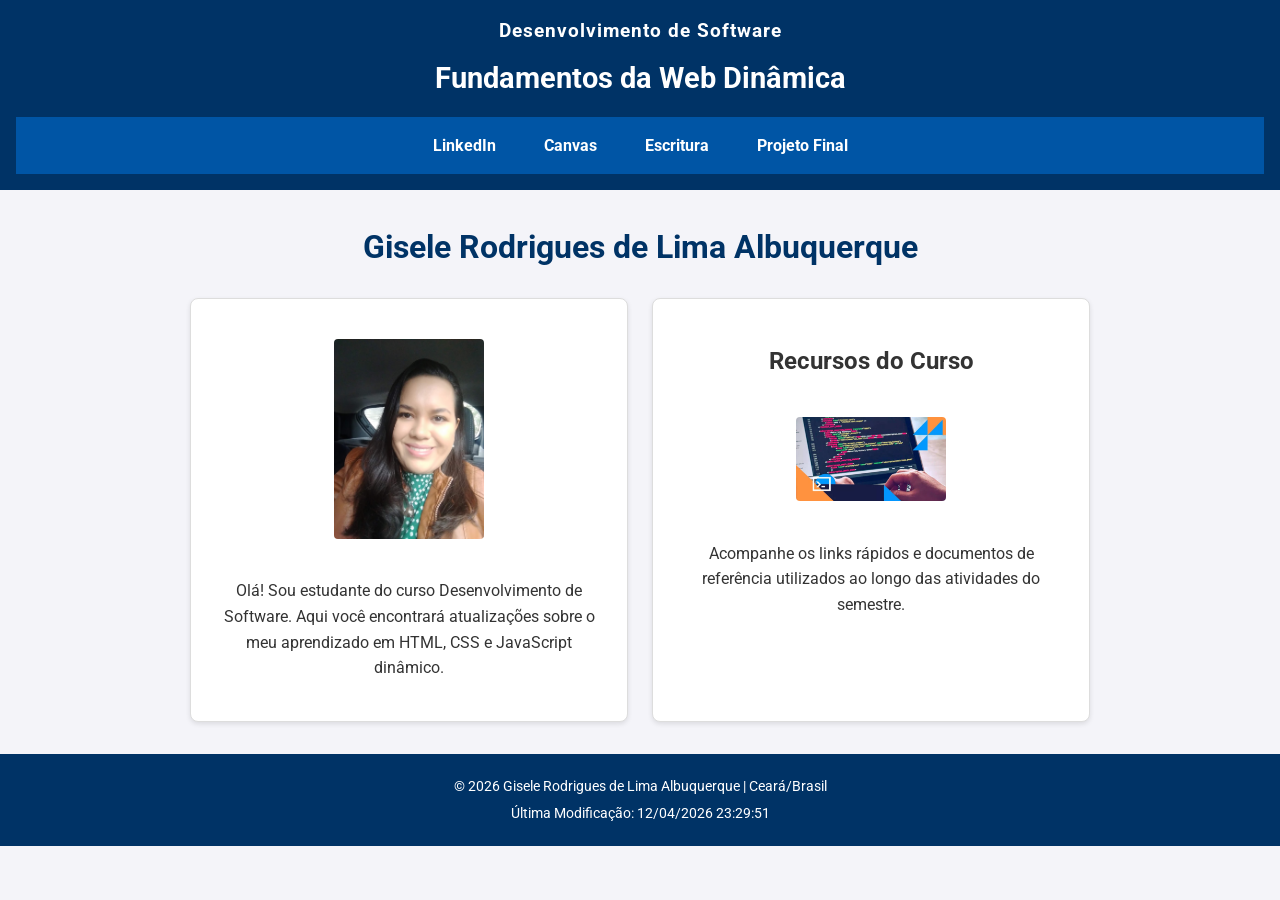
<file: index.html>
<!DOCTYPE html>
<html lang="pt-BR">
<head>
  <meta charset="UTF-8">
  <meta name="viewport" content="width=device-width, initial-scale=1.0">
  <title>WDD 131 – Fundamentos da Web Dinâmica - Gisele Rodrigues de Lima Albuquerque</title>
  <meta name="description" content="WDD 131 – Fundamentos da Web Dinâmica. Gisele R. de Lima Albuquerque. Página de perfil com tarefas do curso, projetos e dados de contato.">
  <meta name="author" content="Gisele Rodrigues de Lima Albuquerque">
  
  <!-- Importação do Google Fonts -->
  <link rel="preconnect" href="https://fonts.googleapis.com">
  <link rel="preconnect" href="https://fonts.gstatic.com" crossorigin>
  <link href="https://fonts.googleapis.com/css2?family=Roboto:wght@400;700&display=swap" rel="stylesheet">
  
  <link rel="stylesheet" href="estilos/base.css">
  <script src="scripts/obterdatas.js" defer></script>
</head>
<body>
  <header>
    <span>Desenvolvimento de Software</span>
    <h1>Fundamentos da Web Dinâmica</h1>
    <nav>
      <a href="https://www.linkedin.com/in/gisele-albuquerque-170a2133" target="_blank" rel="noopener">LinkedIn</a>
      <a href="https://byupw.instructure.com/" target="_blank" rel="noopener">Canvas</a>
      <a href="https://www.churchofjesuschrist.org/study/scriptures/bofm/1-ne/3?lang=por&id=p7#p7" target="_blank" rel="noopener">Escritura</a>
      <a href="#">Projeto Final</a>
    </nav>
  </header>
  <main>
    <h1>Gisele Rodrigues de Lima Albuquerque</h1>
    <div class="cards-container">
      <section class="card">
        <img src="imagens/perfil.jpg" alt="Foto de perfil de Gisele Rodrigues de Lima Albuquerque" width="150" height="150">
        <p>Olá! Sou estudante do curso Desenvolvimento de Software. Aqui você encontrará atualizações sobre o meu aprendizado em HTML, CSS e JavaScript dinâmico.</p>
      </section>

      <section class="card">
        <h2>Recursos do Curso</h2>
        <img src="imagens/recursos.jpg" alt="Ilustração sobre código e desenvolvimento web" width="150" height="150">
        <p>Acompanhe os links rápidos e documentos de referência utilizados ao longo das atividades do semestre.</p>
      </section>
    </div>
  </main>

  <footer>
    <p>&copy; <span id="anoatual"></span> Gisele Rodrigues de Lima Albuquerque | Ceará/Brasil</p>
    <p id="ultimaModificacao"></p>
  </footer>
</body>
</html>
</file>
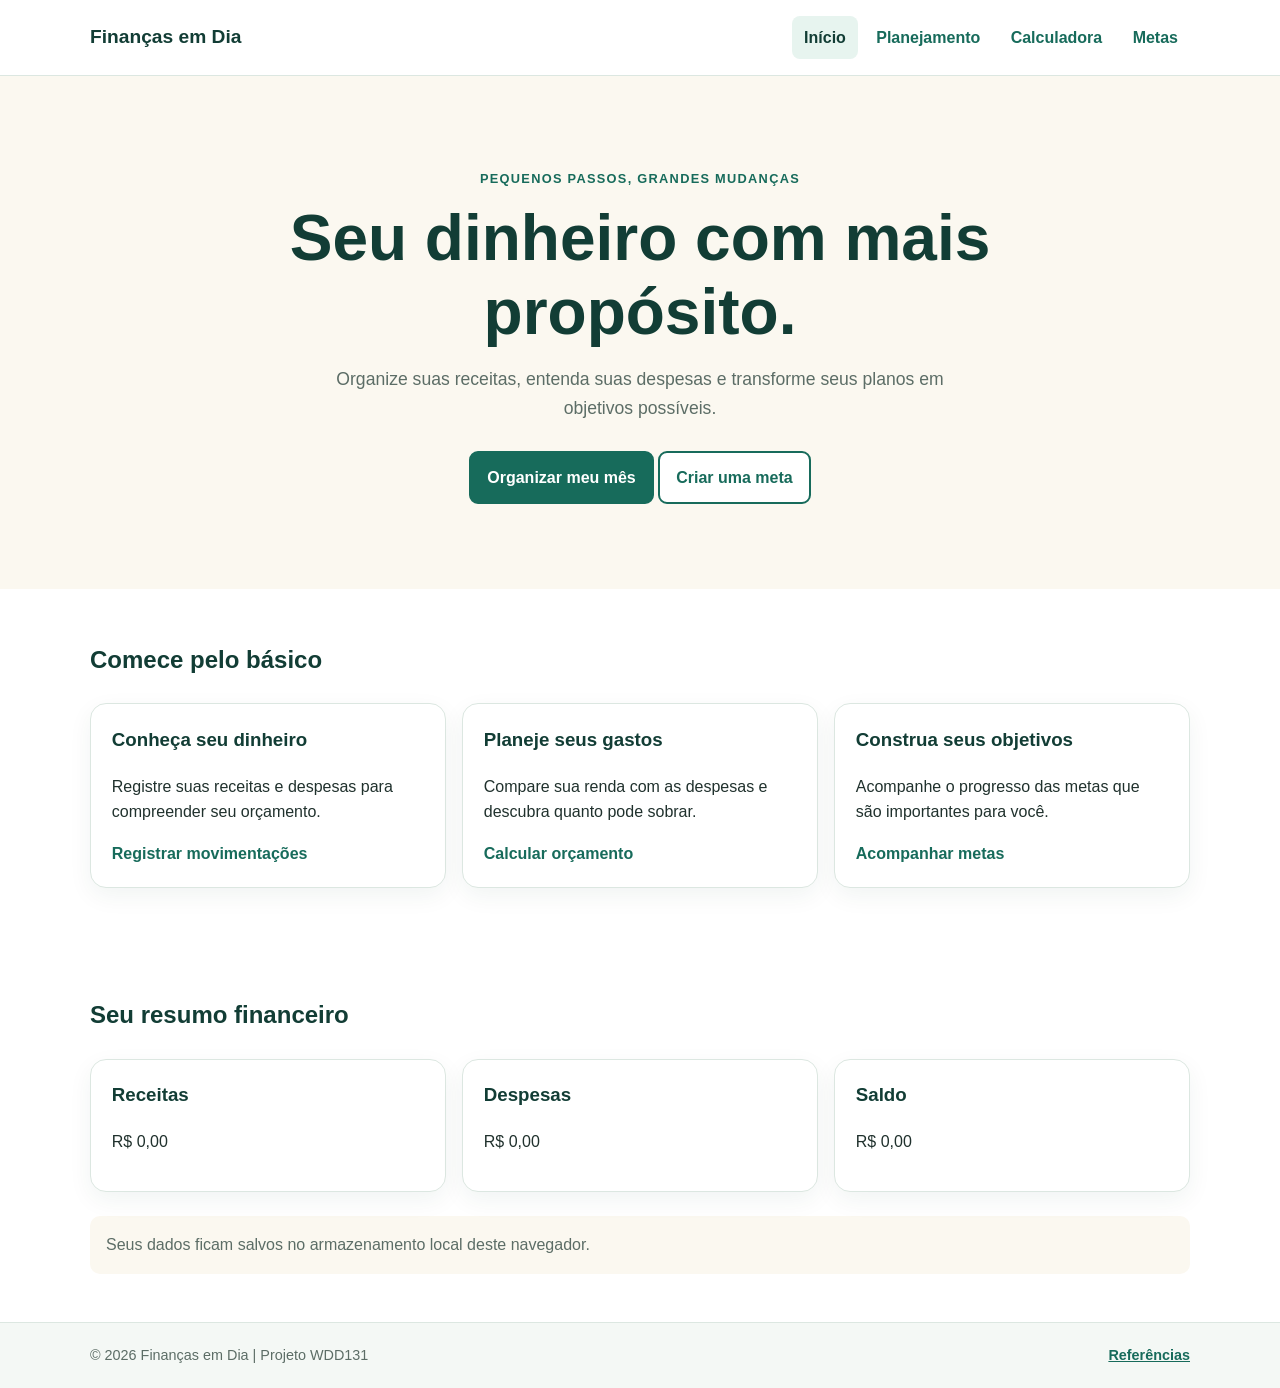
<file: projeto/index.html>
<!DOCTYPE html>
<html lang="pt-BR">
<head>
  <meta charset="UTF-8">
  <meta name="viewport" content="width=device-width, initial-scale=1.0">
  <meta name="description" content="Organize suas receitas, despesas e metas financeiras com ferramentas simples.">
  <meta name="author" content="Projeto WDD131">
  <title>Finanças em Dia | Início</title>
  <link rel="stylesheet" href="estilos/site.css">
  <script src="scripts/site.js" defer></script>
</head>
<body>
  <header>
    <a class="logo" href="index.html">Finanças em Dia</a>
    <button id="menu-button" aria-expanded="false" aria-controls="menu">Menu</button>
    <nav id="menu" aria-label="Navegação principal">
      <a href="index.html" aria-current="page">Início</a>
      <a href="planejamento.html">Planejamento</a>
      <a href="calculadora.html">Calculadora</a>
      <a href="metas.html">Metas</a>
    </nav>
  </header>

  <main>
    <section class="hero">
      <p class="eyebrow">Pequenos passos, grandes mudanças</p>
      <h1>Seu dinheiro com mais propósito.</h1>
      <p>Organize suas receitas, entenda suas despesas e transforme seus planos em objetivos possíveis.</p>
      <a class="button" href="planejamento.html">Organizar meu mês</a>
      <a class="button secondary" href="metas.html">Criar uma meta</a>
    </section>

    <section class="container">
      <h2>Comece pelo básico</h2>
      <div class="cards">
        <article class="card">
          <h3>Conheça seu dinheiro</h3>
          <p>Registre suas receitas e despesas para compreender seu orçamento.</p>
          <a href="planejamento.html">Registrar movimentações</a>
        </article>
        <article class="card">
          <h3>Planeje seus gastos</h3>
          <p>Compare sua renda com as despesas e descubra quanto pode sobrar.</p>
          <a href="calculadora.html">Calcular orçamento</a>
        </article>
        <article class="card">
          <h3>Construa seus objetivos</h3>
          <p>Acompanhe o progresso das metas que são importantes para você.</p>
          <a href="metas.html">Acompanhar metas</a>
        </article>
      </div>
    </section>

    <section class="container">
      <h2>Seu resumo financeiro</h2>
      <div class="cards">
        <article class="card">
          <h3>Receitas</h3>
          <p id="home-income">R$ 0,00</p>
        </article>
        <article class="card">
          <h3>Despesas</h3>
          <p id="home-expenses">R$ 0,00</p>
        </article>
        <article class="card">
          <h3>Saldo</h3>
          <p id="home-balance">R$ 0,00</p>
        </article>
      </div>
      <p class="notice">Seus dados ficam salvos no armazenamento local deste navegador.</p>
    </section>
  </main>

  <footer>
    <p>© <span class="current-year"></span> Finanças em Dia | Projeto WDD131</p>
    <a href="referencias.html">Referências</a>
  </footer>
</body>
</html>
</file>
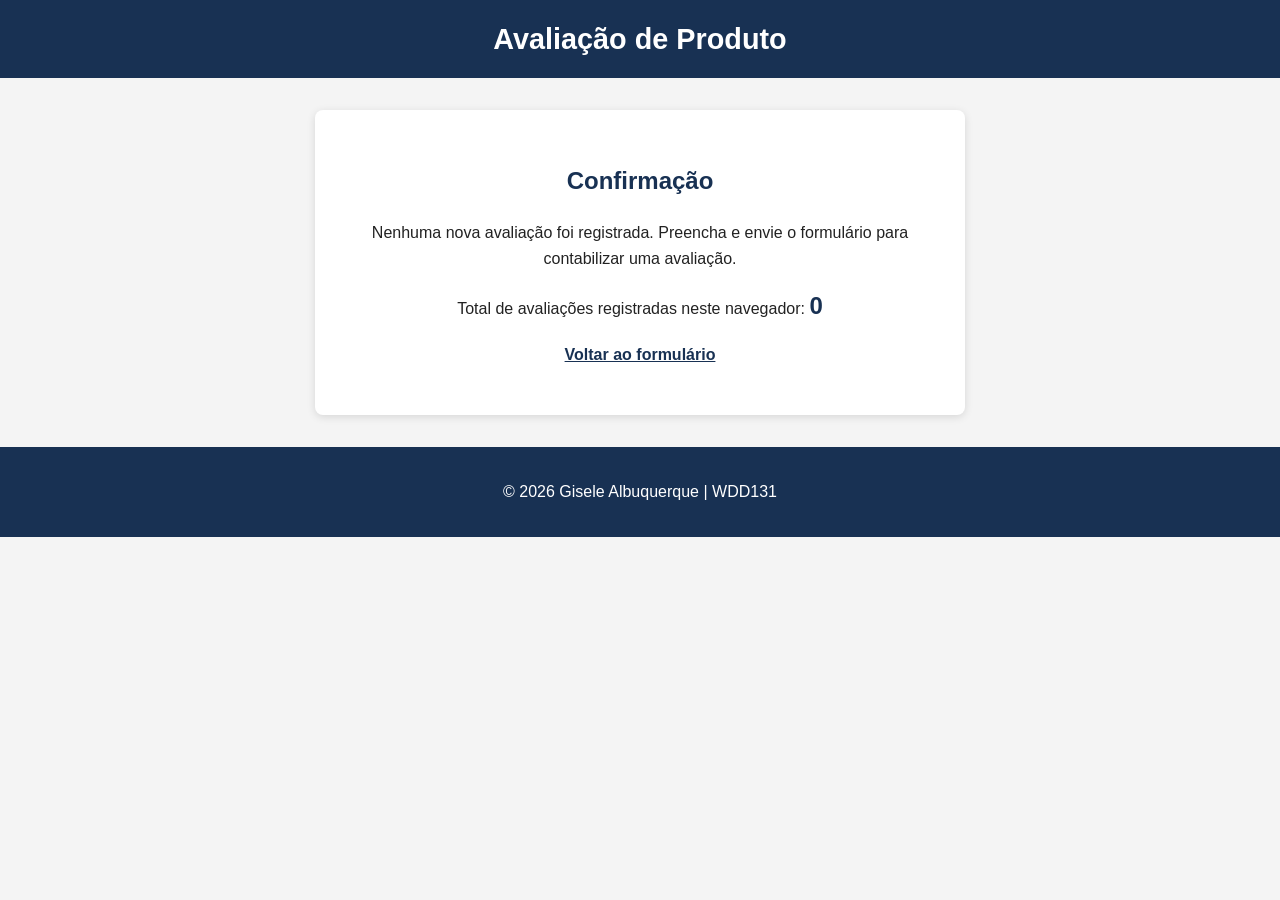
<file: avaliacao.html>
<!DOCTYPE html>
<html lang="pt-BR">
<head>
    <meta charset="UTF-8">
    <meta name="viewport" content="width=device-width, initial-scale=1.0">

    <meta
        name="description"
        content="Confirme o envio da sua avaliação de produto e consulte o total de avaliações registradas neste navegador."
    >
    <meta name="author" content="Gisele Albuquerque">

    <title>Confirmação de Avaliação de Produto</title>

    <link rel="stylesheet" href="estilos/formulario.css">
    <script src="scripts/avaliacao.js" defer></script>
</head>
<body>
    <header>
        <h1>Avaliação de Produto</h1>
    </header>

    <main>
        <section class="confirmacao">
            <h2>Confirmação</h2>

            <p id="mensagem" aria-live="polite">
                Verificando sua avaliação...
            </p>

            <p>
                Total de avaliações registradas neste navegador:
                <strong id="contador">0</strong>
            </p>

            <p>
                <a href="formulario.html">Voltar ao formulário</a>
            </p>
        </section>
    </main>

    <footer>
        <p>&copy; <span id="ano"></span> Gisele Albuquerque | WDD131</p>
    </footer>

    <script>
        document.querySelector("#ano").textContent =
            new Date().getFullYear();
    </script>
</body>
</html>
</file>
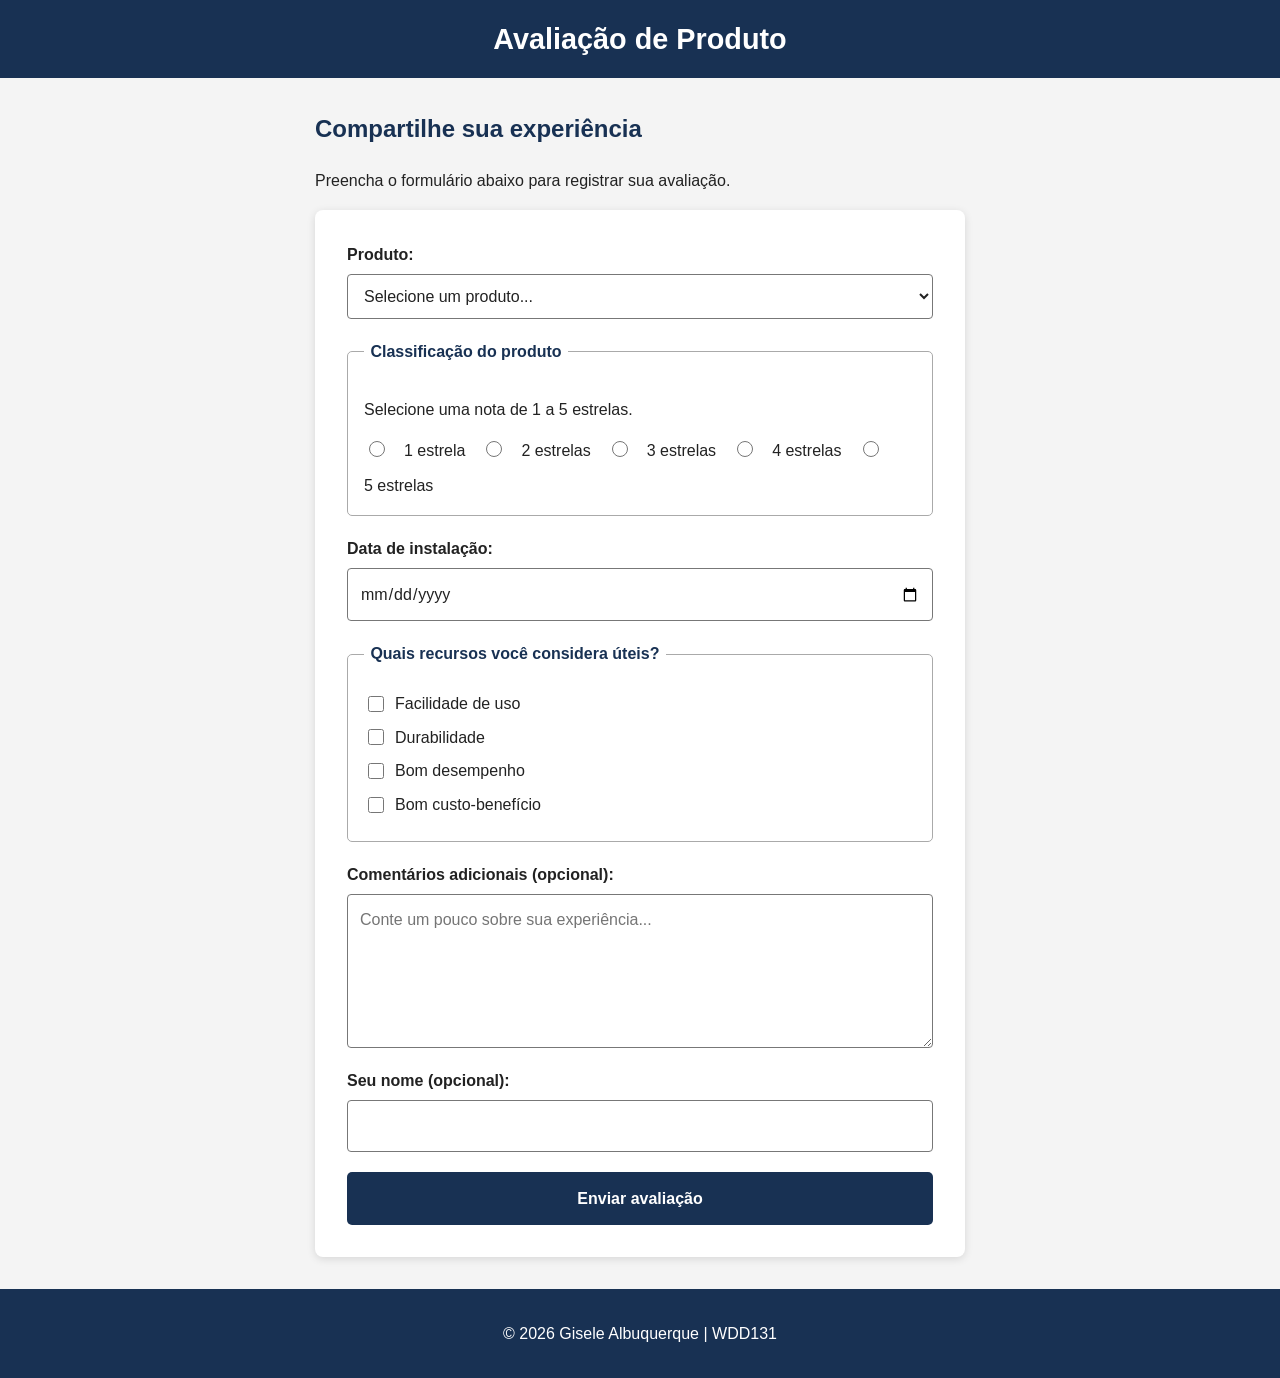
<file: formulario.html>
<!DOCTYPE html>
<html lang="pt-BR">
<head>
    <meta charset="UTF-8">
    <meta name="viewport" content="width=device-width, initial-scale=1.0">

    <meta
        name="description"
        content="Avalie um produto informando sua classificação, data de instalação, recursos úteis e comentários sobre sua experiência."
    >
    <meta name="author" content="Gisele Albuquerque">

    <title>Avaliação de Produto</title>

    <link rel="stylesheet" href="estilos/formulario.css">
    <script src="scripts/formulario.js" defer></script>
</head>
<body>
    <header>
        <h1>Avaliação de Produto</h1>
    </header>

    <main>
        <h2>Compartilhe sua experiência</h2>
        <p>Preencha o formulário abaixo para registrar sua avaliação.</p>

        <form method="get" action="avaliacao.html">
            <div class="campo">
                <label for="produto">Produto:</label>
                <select id="produto" name="produto" required>
                    <option value="" selected disabled>
                        Selecione um produto...
                    </option>
                </select>
            </div>

            <fieldset>
                <legend>Classificação do produto</legend>
                <p>Selecione uma nota de 1 a 5 estrelas.</p>

                <div class="rating">
                    <input
                        type="radio"
                        id="classificacao1"
                        name="classificacao"
                        value="1"
                        required
                    >
                    <label for="classificacao1">1 estrela</label>

                    <input
                        type="radio"
                        id="classificacao2"
                        name="classificacao"
                        value="2"
                    >
                    <label for="classificacao2">2 estrelas</label>

                    <input
                        type="radio"
                        id="classificacao3"
                        name="classificacao"
                        value="3"
                    >
                    <label for="classificacao3">3 estrelas</label>

                    <input
                        type="radio"
                        id="classificacao4"
                        name="classificacao"
                        value="4"
                    >
                    <label for="classificacao4">4 estrelas</label>

                    <input
                        type="radio"
                        id="classificacao5"
                        name="classificacao"
                        value="5"
                    >
                    <label for="classificacao5">5 estrelas</label>
                </div>
            </fieldset>

            <div class="campo">
                <label for="data">Data de instalação:</label>
                <input
                    type="date"
                    id="data"
                    name="data"
                    required
                >
            </div>

            <fieldset>
                <legend>Quais recursos você considera úteis?</legend>

                <div class="recurso">
                    <input
                        type="checkbox"
                        id="recurso1"
                        name="recursos"
                        value="facilidade de uso"
                    >
                    <label for="recurso1">Facilidade de uso</label>
                </div>

                <div class="recurso">
                    <input
                        type="checkbox"
                        id="recurso2"
                        name="recursos"
                        value="durabilidade"
                    >
                    <label for="recurso2">Durabilidade</label>
                </div>

                <div class="recurso">
                    <input
                        type="checkbox"
                        id="recurso3"
                        name="recursos"
                        value="bom desempenho"
                    >
                    <label for="recurso3">Bom desempenho</label>
                </div>

                <div class="recurso">
                    <input
                        type="checkbox"
                        id="recurso4"
                        name="recursos"
                        value="custo-beneficio"
                    >
                    <label for="recurso4">Bom custo-benefício</label>
                </div>
            </fieldset>

            <div class="campo">
                <label for="avaliacao">Comentários adicionais (opcional):</label>
                <textarea
                    id="avaliacao"
                    name="avaliacao"
                    rows="5"
                    placeholder="Conte um pouco sobre sua experiência..."
                ></textarea>
            </div>

            <div class="campo">
                <label for="usuario">Seu nome (opcional):</label>
                <input
                    type="text"
                    id="usuario"
                    name="usuario"
                    autocomplete="name"
                >
            </div>

            <!-- Identificador único para evitar contar o mesmo envio novamente -->
            <input
                type="hidden"
                id="submissionId"
                name="submissionId"
                value=""
            >

            <button type="submit">Enviar avaliação</button>
        </form>
    </main>

    <footer>
        <p>&copy; <span id="ano"></span> Gisele Albuquerque | WDD131</p>
    </footer>

    <script>
        document.querySelector("#ano").textContent =
            new Date().getFullYear();
    </script>
</body>
</html>
</file>
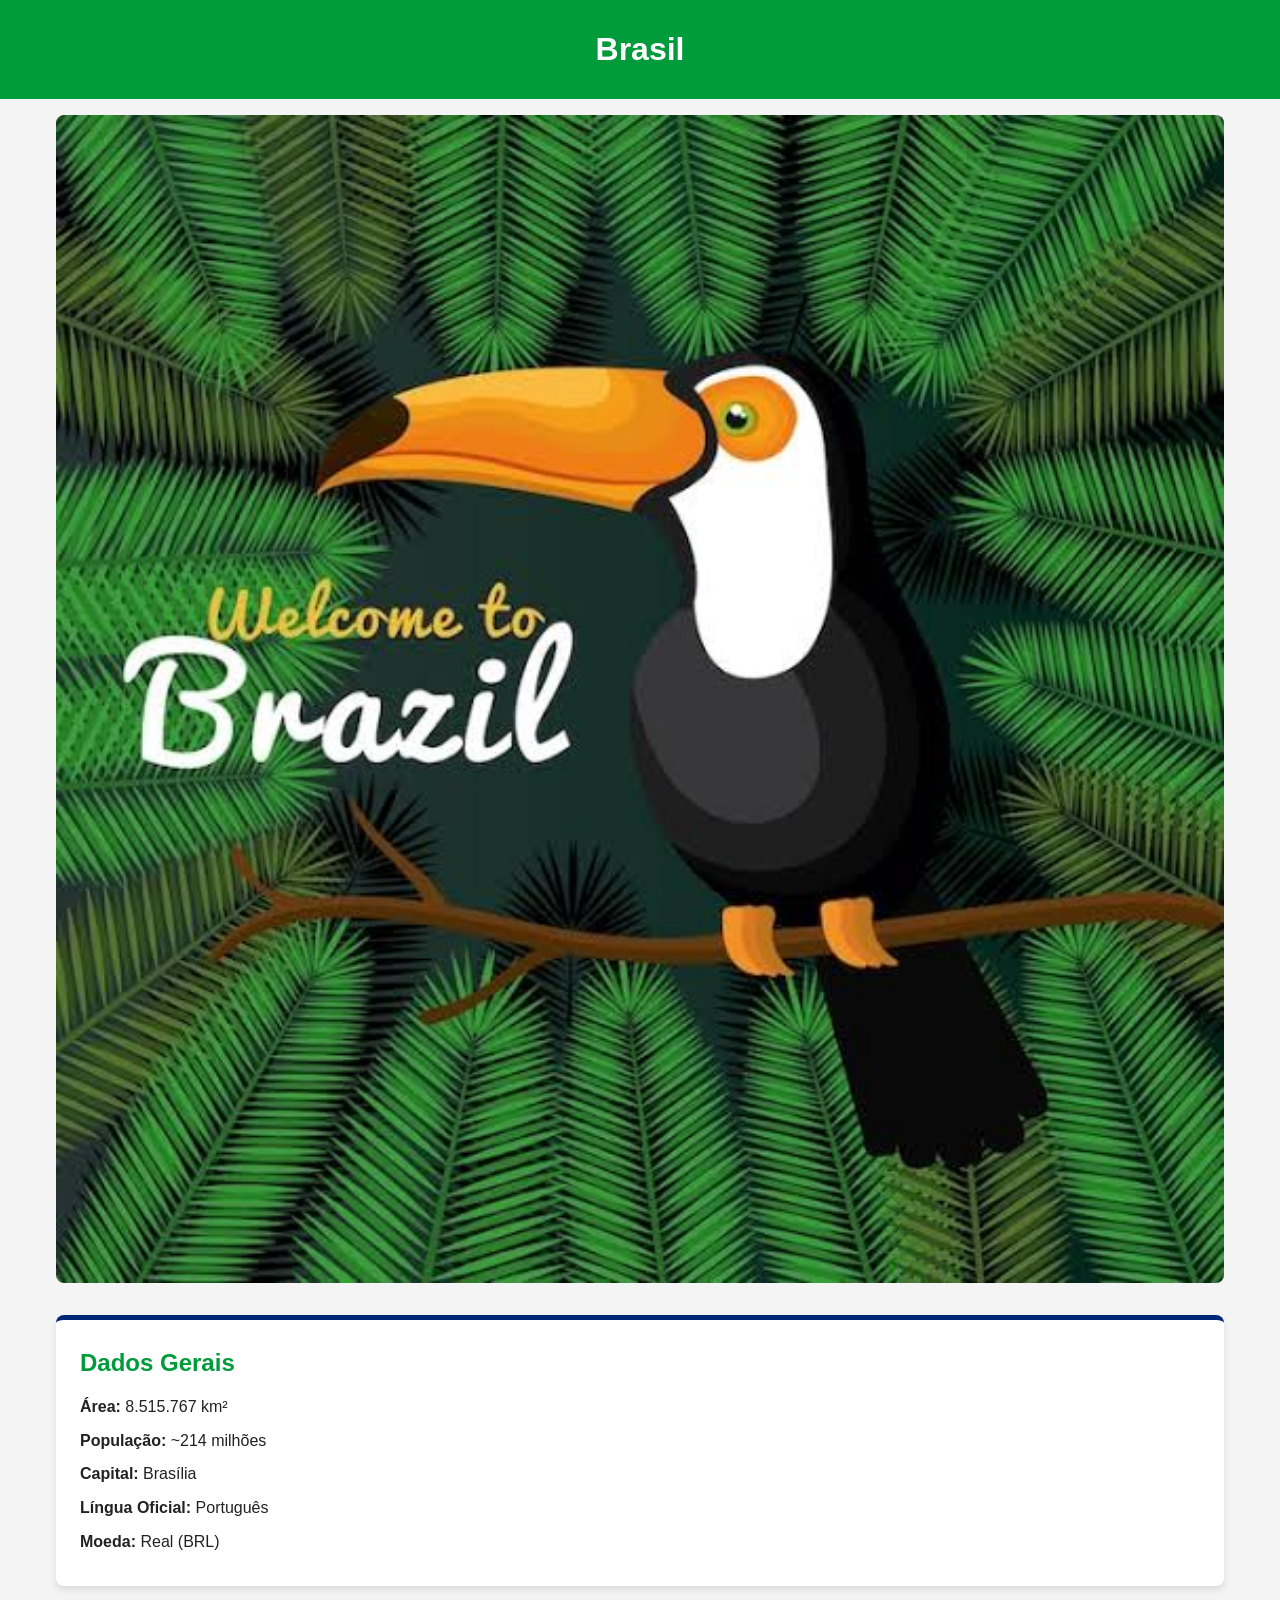
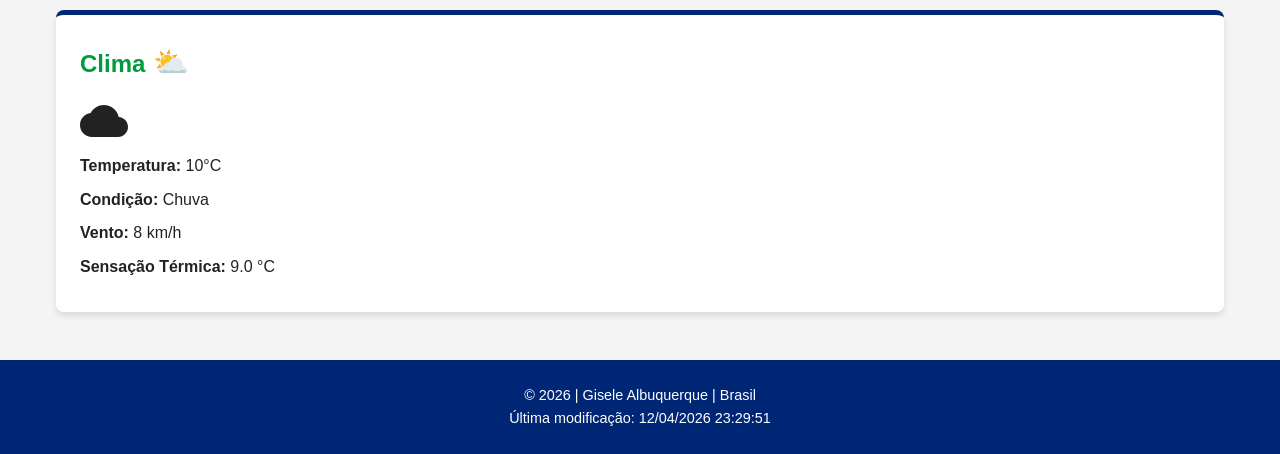
<file: local.html>
<!DOCTYPE html>
<html lang="pt-BR">
<head>
  <meta charset="UTF-8">
  <meta name="viewport" content="width=device-width, initial-scale=1.0">
  <title>Página do País - Brasil</title>
  <meta name="description" content="Informações gerais e clima sobre o Brasil para o projeto WDD131.">
  <meta name="author" content="Gisele Albuquerque">
  <link rel="stylesheet" href="estilos/local.css">
  <script src="scripts/local.js" defer></script>
</head>
<body>
  <header>
    <h1>Brasil</h1>
  </header>

  <main>
    <div class="hero">
      <picture>
        <source media="(min-width: 650px)" srcset="imagens/hero-large.webp">
        <img src="imagens/hero-small.webp" alt="Paisagem representativa do Brasil" width="1000" height="500">
      </picture>
    </div>

    <section class="data-card">
      <h2>Dados Gerais</h2>
      <ul>
        <li><strong>Área:</strong> 8.515.767 km²</li>
        <li><strong>População:</strong> ~214 milhões</li>
        <li><strong>Capital:</strong> Brasília</li>
        <li><strong>Língua Oficial:</strong> Português</li>
        <li><strong>Moeda:</strong> Real (BRL)</li>
      </ul>
    </section>

<section class="weather-card">
  <h2 class="weather-title">Clima</h2>
  
  <!-- Ícone SVG embutido diretamente -->
  <svg class="weather-icon-mobile" xmlns="http://www.w3.org/2000/svg" viewBox="0 0 24 24" width="48" height="48" fill="currentColor">
    <path d="M19.35 10.04C18.67 6.59 15.64 4 12 4 9.11 4 6.6 5.64 5.35 8.04 2.34 8.36 0 10.91 0 14c0 3.31 2.69 6 6 6h13c2.76 0 5-2.24 5-5 0-2.64-2.05-4.78-4.65-4.96z"/>
  </svg>

  <ul>
    <li><strong>Temperatura:</strong> <span id="temp">10</span>°C</li>
    <li><strong>Condição:</strong> Chuva</li>
    <li><strong>Vento:</strong> <span id="wind">8</span> km/h</li>
    <li><strong>Sensação Térmica:</strong> <span id="chill"></span></li>
  </ul>
</section>
</main> 

<!-- Rodapé -->
<footer>
  <p>&copy; <span id="currentyear"></span> | Gisele Albuquerque | Brasil</p>
  <p id="lastModified"></p>
</footer>

</body>
</html>
</file>
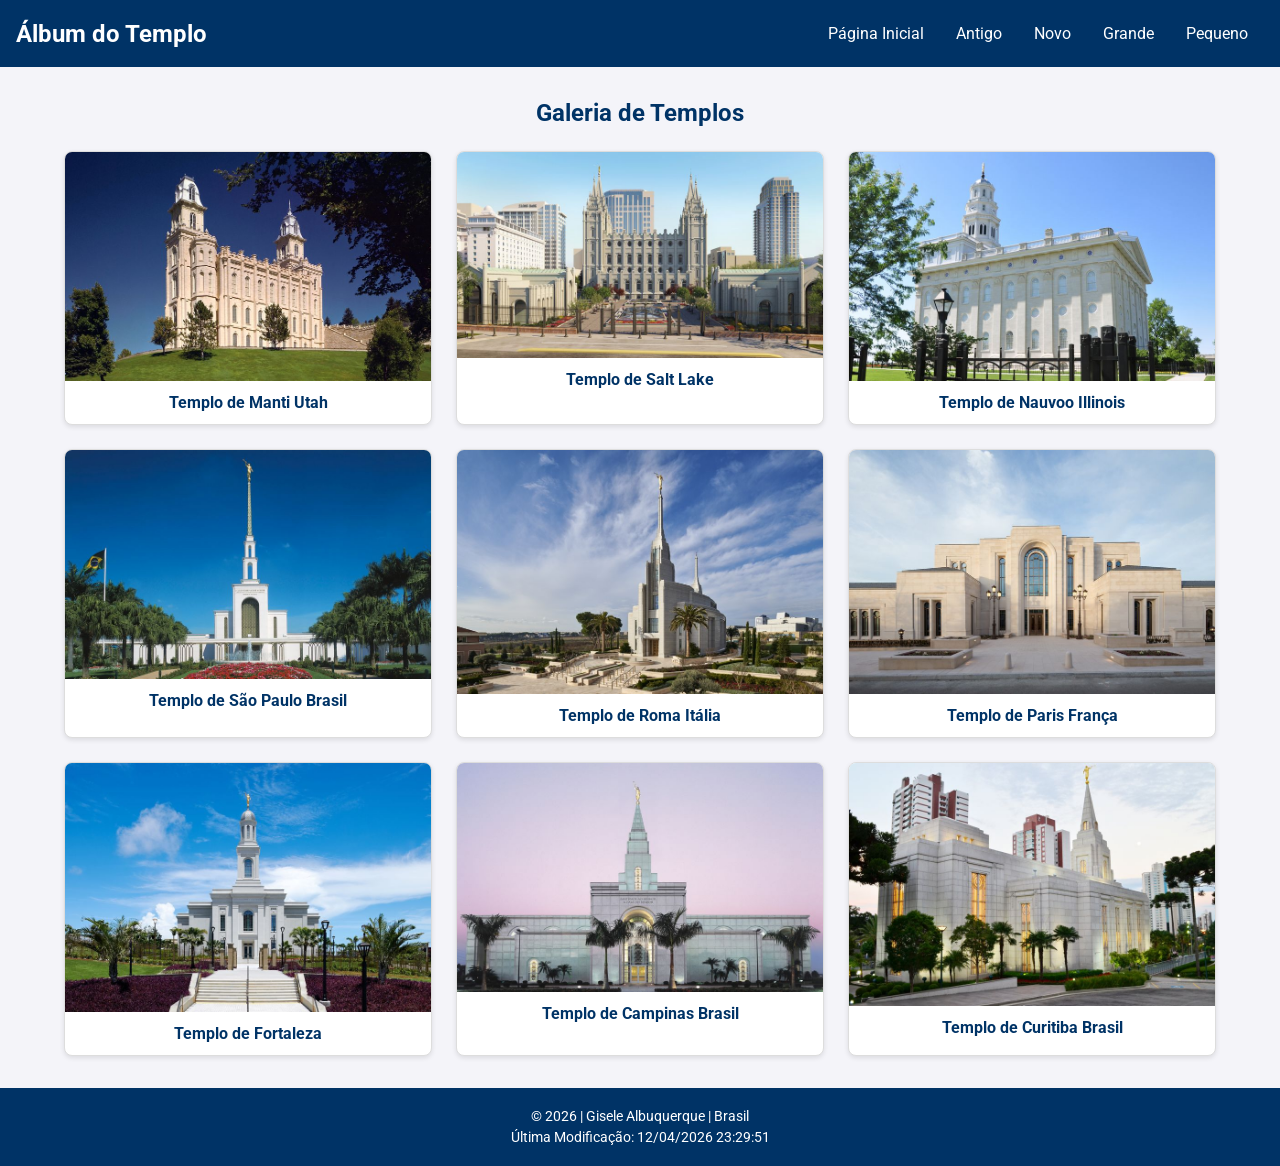
<file: templos.html>
<!DOCTYPE html>
<html lang="pt-BR">
<head>
    <meta charset="UTF-8">
    <meta name="viewport" content="width=device-width, initial-scale=1.0">
    <meta name="description" content="Álbum de fotos de templos da Igreja de Jesus Cristo dos Santos dos Últimos Dias.">
    <meta name="author" content="Gisele Albuquerque">
    <title>Álbum do Templo</title>

    <!-- Google Fonts -->
    <link rel="preconnect" href="https://fonts.googleapis.com">
    <link rel="preconnect" href="https://fonts.gstatic.com" crossorigin>
    <link href="https://fonts.googleapis.com/css2?family=Roboto:wght@400;700&display=swap" rel="stylesheet">

    <!-- CSS Externos (Mobile First e Tela Grande) -->
    <link rel="stylesheet" href="estilos/templos.css">
    <link rel="stylesheet" href="estilos/templos-grande.css">

    <!-- JavaScript -->
    <script src="scripts/templos.js" defer></script>
</head>
<body>
    <header>
        <h1>Álbum do Templo</h1>
        <!-- O botão precisa ter o id="menu" para o JS funcionar -->
        <button id="menu" aria-label="Abrir Menu"></button>
<nav class="navigation">
    <a href="#">Página Inicial</a>
    <a href="#">Antigo</a>
    <a href="#">Novo</a>
    <a href="#">Grande</a>
    <a href="#">Pequeno</a>
</nav>
    </header>
    <main>
        <h2>Galeria de Templos</h2>
        <div class="galeria">
            <figure>
                <img src="imagens/manti_temple_lds.jpeg" alt="Templo de Manti Utah" loading="lazy" width="400" height="250">
                <figcaption>Templo de Manti Utah</figcaption>
            </figure>
            <figure>
                <img src="imagens/salt_lake_temple.jpeg" alt="Templo de Salt Lake" loading="lazy" width="400" height="250">
                <figcaption>Templo de Salt Lake</figcaption>
            </figure>
            <figure>
                <img src="imagens/nauvoo_temple_lds.jpeg" alt="Templo de Nauvoo Illinois" loading="lazy" width="400" height="250">
                <figcaption>Templo de Nauvoo Illinois</figcaption>
            </figure>
            <figure>
                <img src="imagens/sao_paulo_brazil.jpeg" alt="Templo de São Paulo Brasil" loading="lazy" width="400" height="250">
                <figcaption>Templo de São Paulo Brasil</figcaption>
            </figure>
            <figure>
                <img src="imagens/rome_italy_temple.jpeg" alt="Templo de Roma Itália" loading="lazy" width="400" height="250">
                <figcaption>Templo de Roma Itália</figcaption>
            </figure>
            <figure>
                <img src="imagens/paris_france_temple.jpeg" alt="Templo de Paris França" loading="lazy" width="400" height="250">
                <figcaption>Templo de Paris França</figcaption>
            </figure>
            <figure>
                <img src="imagens/templo_de_fortaleza.jpeg" alt="Templo de Fortaleza" loading="lazy" width="400" height="250">
                <figcaption>Templo de Fortaleza</figcaption>
            </figure>
            <figure>
                <img src="imagens/campinas_brazil.jpeg" alt="Templo de Campinas Brasil" loading="lazy" width="400" height="250">
                <figcaption>Templo de Campinas Brasil</figcaption>
            </figure>
            <figure>
                <img src="imagens/curitiba_brazil_temple.jpeg" alt="Templo de Curitiba Brasil" loading="lazy" width="400" height="250">
                <figcaption>Templo de Curitiba Brasil</figcaption>
            </figure>
        </div>
    </main>
    <footer>
        <p>&copy; <span id="currentyear"></span> | Gisele Albuquerque | Brasil</p>
        <p id="lastModified"></p>
    </footer>
</body>
</html>
</file>
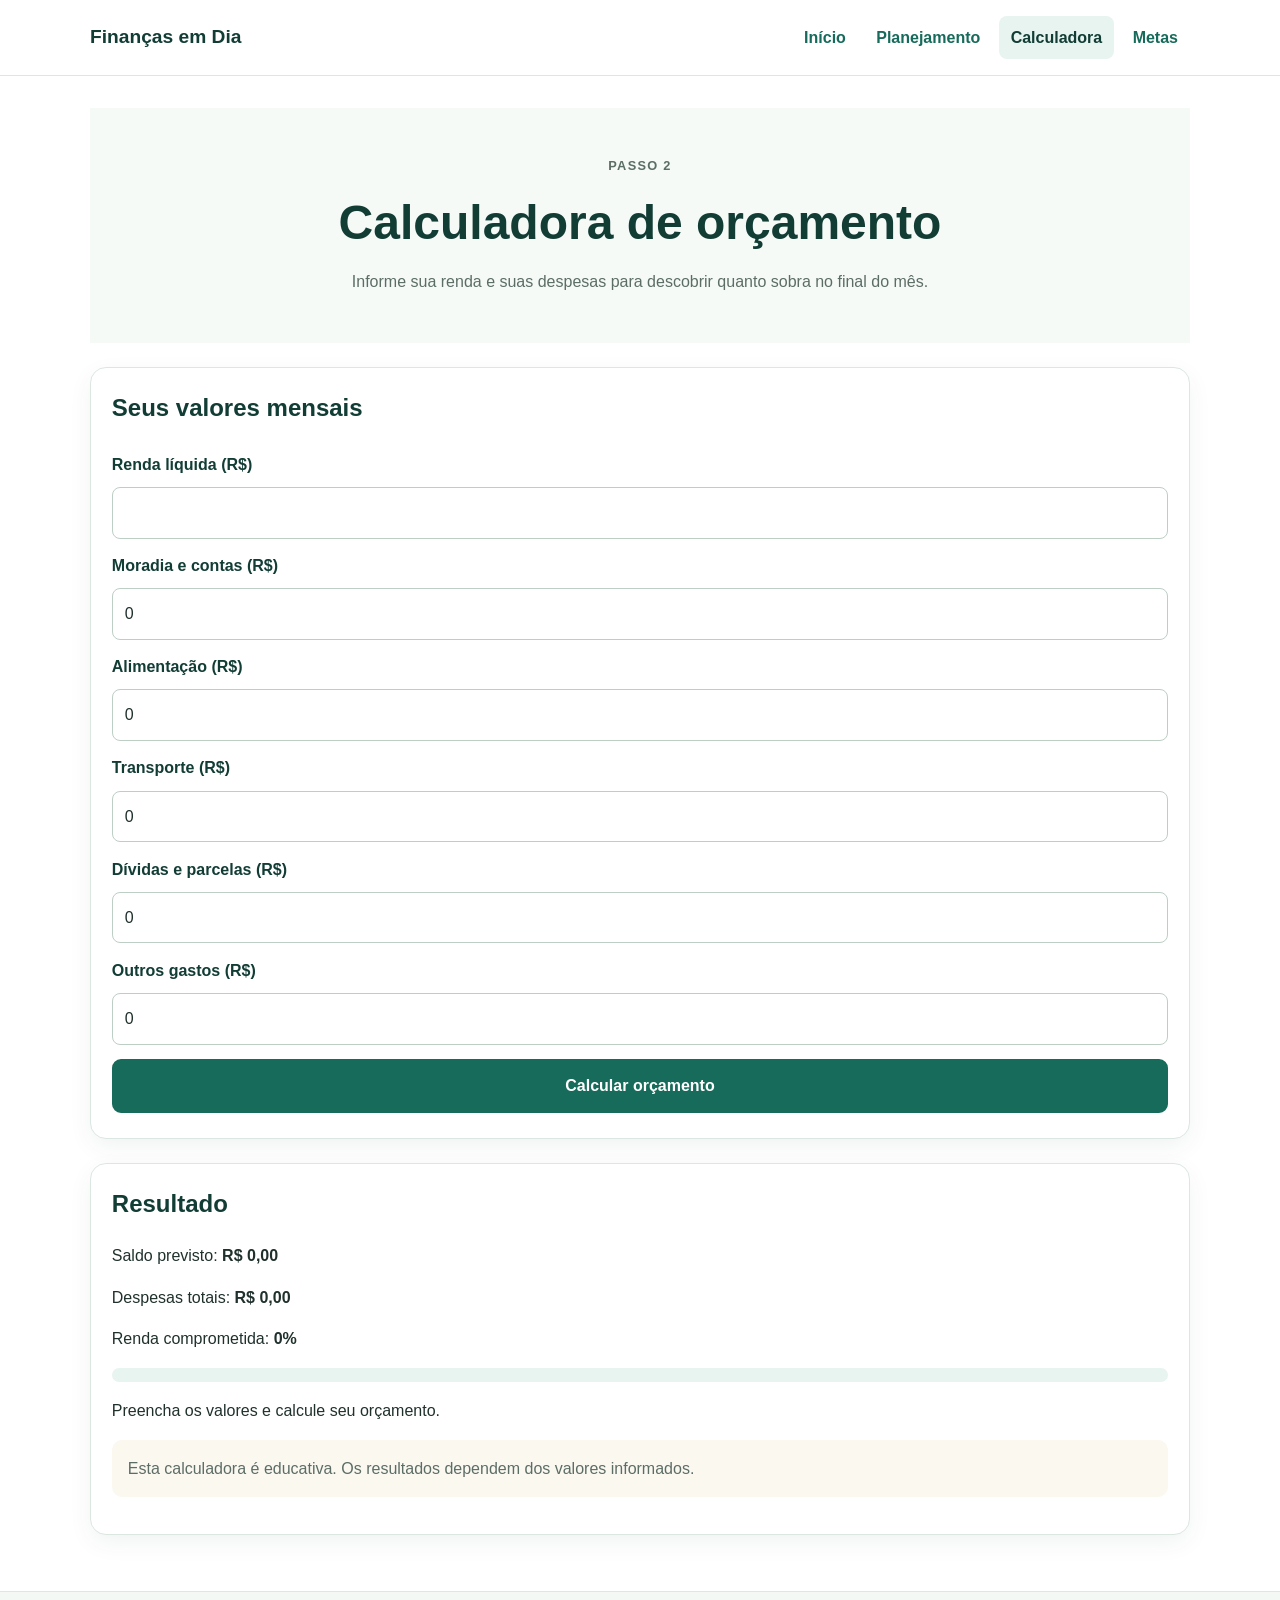
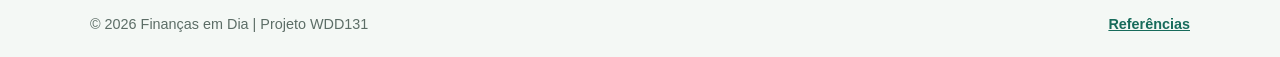
<file: projeto/calculadora.html>
<!DOCTYPE html>
<html lang="pt-BR">
<head>
  <meta charset="UTF-8">
  <meta name="viewport" content="width=device-width, initial-scale=1.0">
  <meta name="description" content="Calcule seu orçamento mensal e compare renda e despesas.">
  <title>Calculadora | Finanças em Dia</title>
  <link rel="stylesheet" href="estilos/site.css">
  <script src="scripts/site.js" defer></script>
</head>
<body>
  <header>
    <a class="logo" href="index.html">Finanças em Dia</a>
    <button id="menu-button" aria-expanded="false" aria-controls="menu">Menu</button>
    <nav id="menu" aria-label="Navegação principal">
      <a href="index.html">Início</a>
      <a href="planejamento.html">Planejamento</a>
      <a href="calculadora.html" aria-current="page">Calculadora</a>
      <a href="metas.html">Metas</a>
    </nav>
  </header>

  <main class="container">
    <section class="page-intro">
      <p class="eyebrow">Passo 2</p>
      <h1>Calculadora de orçamento</h1>
      <p>Informe sua renda e suas despesas para descobrir quanto sobra no final do mês.</p>
    </section>

    <section class="panel">
      <h2>Seus valores mensais</h2>
      <form id="budget-form">
        <label for="income">Renda líquida (R$)</label>
        <input id="income" name="income" type="number" min="0.01" step="0.01" required>

        <label for="housing">Moradia e contas (R$)</label>
        <input id="housing" name="housing" type="number" min="0" step="0.01" value="0" required>

        <label for="food">Alimentação (R$)</label>
        <input id="food" name="food" type="number" min="0" step="0.01" value="0" required>

        <label for="transport">Transporte (R$)</label>
        <input id="transport" name="transport" type="number" min="0" step="0.01" value="0" required>

        <label for="debts">Dívidas e parcelas (R$)</label>
        <input id="debts" name="debts" type="number" min="0" step="0.01" value="0" required>

        <label for="other">Outros gastos (R$)</label>
        <input id="other" name="other" type="number" min="0" step="0.01" value="0" required>

        <button class="button" type="submit">Calcular orçamento</button>
      </form>
    </section>

    <section class="panel" aria-live="polite">
      <h2>Resultado</h2>
      <p>Saldo previsto: <strong id="budget-balance">R$ 0,00</strong></p>
      <p>Despesas totais: <strong id="budget-total-expenses">R$ 0,00</strong></p>
      <p>Renda comprometida: <strong id="budget-percent">0%</strong></p>
      <div class="progress-track" id="budget-progress" role="progressbar" aria-label="Percentual da renda comprometida" aria-valuemin="0" aria-valuemax="100" aria-valuenow="0">
        <span id="budget-progress-bar"></span>
      </div>
      <p id="budget-advice">Preencha os valores e calcule seu orçamento.</p>
      <p class="notice">Esta calculadora é educativa. Os resultados dependem dos valores informados.</p>
    </section>
  </main>

  <footer>
    <p>© <span class="current-year"></span> Finanças em Dia | Projeto WDD131</p>
    <a href="referencias.html">Referências</a>
  </footer>
</body>
</html>
</file>
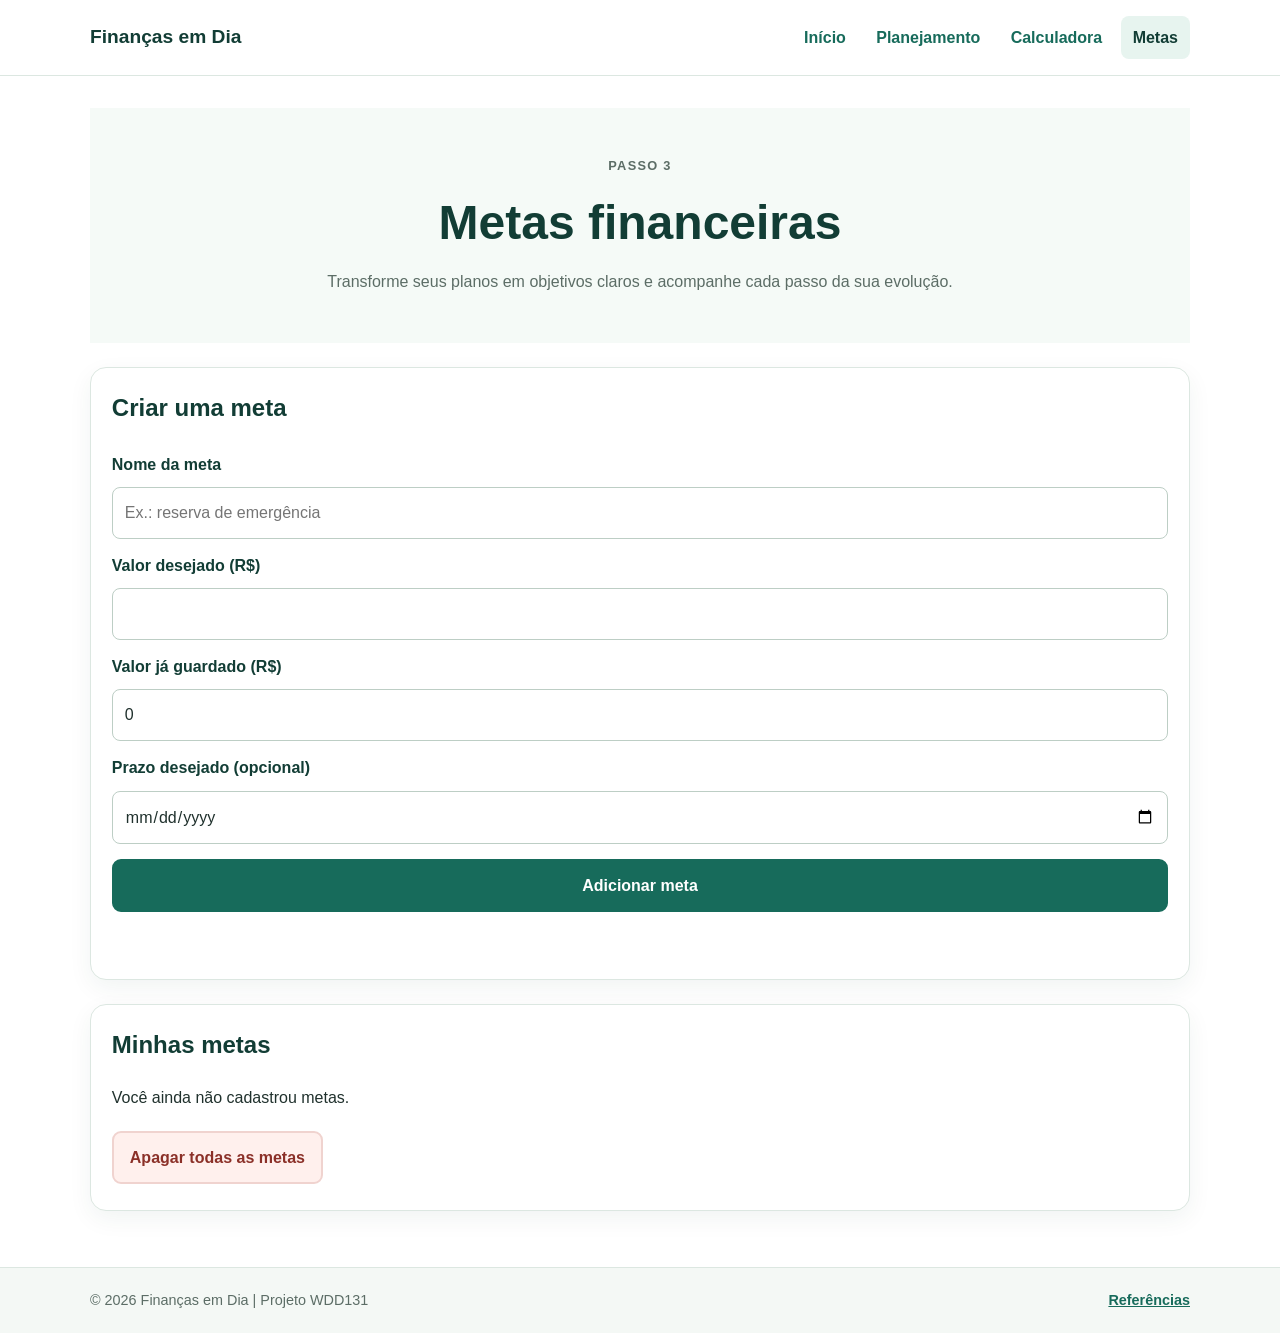
<file: projeto/metas.html>
<!DOCTYPE html>
<html lang="pt-BR">
<head>
  <meta charset="UTF-8">
  <meta name="viewport" content="width=device-width, initial-scale=1.0">
  <meta name="description" content="Cadastre metas financeiras e acompanhe seu progresso.">
  <title>Metas financeiras | Finanças em Dia</title>
  <link rel="stylesheet" href="estilos/site.css">
  <script src="scripts/site.js" defer></script>
</head>
<body>
  <header>
    <a class="logo" href="index.html">Finanças em Dia</a>
    <button id="menu-button" aria-expanded="false" aria-controls="menu">Menu</button>
    <nav id="menu" aria-label="Navegação principal">
      <a href="index.html">Início</a>
      <a href="planejamento.html">Planejamento</a>
      <a href="calculadora.html">Calculadora</a>
      <a href="metas.html" aria-current="page">Metas</a>
    </nav>
  </header>

  <main class="container">
    <section class="page-intro">
      <p class="eyebrow">Passo 3</p>
      <h1>Metas financeiras</h1>
      <p>Transforme seus planos em objetivos claros e acompanhe cada passo da sua evolução.</p>
    </section>

    <section class="panel">
      <h2>Criar uma meta</h2>
      <form id="goal-form">
        <label for="goal-name">Nome da meta</label>
        <input id="goal-name" name="name" maxlength="70" required placeholder="Ex.: reserva de emergência">

        <label for="goal-target">Valor desejado (R$)</label>
        <input id="goal-target" name="target" type="number" min="0.01" step="0.01" required>

        <label for="goal-saved">Valor já guardado (R$)</label>
        <input id="goal-saved" name="saved" type="number" min="0" step="0.01" value="0" required>

        <label for="goal-date">Prazo desejado (opcional)</label>
        <input id="goal-date" name="date" type="date">

        <button class="button" type="submit">Adicionar meta</button>
        <p id="goal-message" role="status" aria-live="polite"></p>
      </form>
    </section>

    <section class="panel">
      <h2>Minhas metas</h2>
      <div id="goals-list">
        <p>Você ainda não cadastrou metas.</p>
      </div>
      <button class="button danger" id="clear-goals" type="button">Apagar todas as metas</button>
    </section>
  </main>

  <footer>
    <p>© <span class="current-year"></span> Finanças em Dia | Projeto WDD131</p>
    <a href="referencias.html">Referências</a>
  </footer>
</body>
</html>
</file>
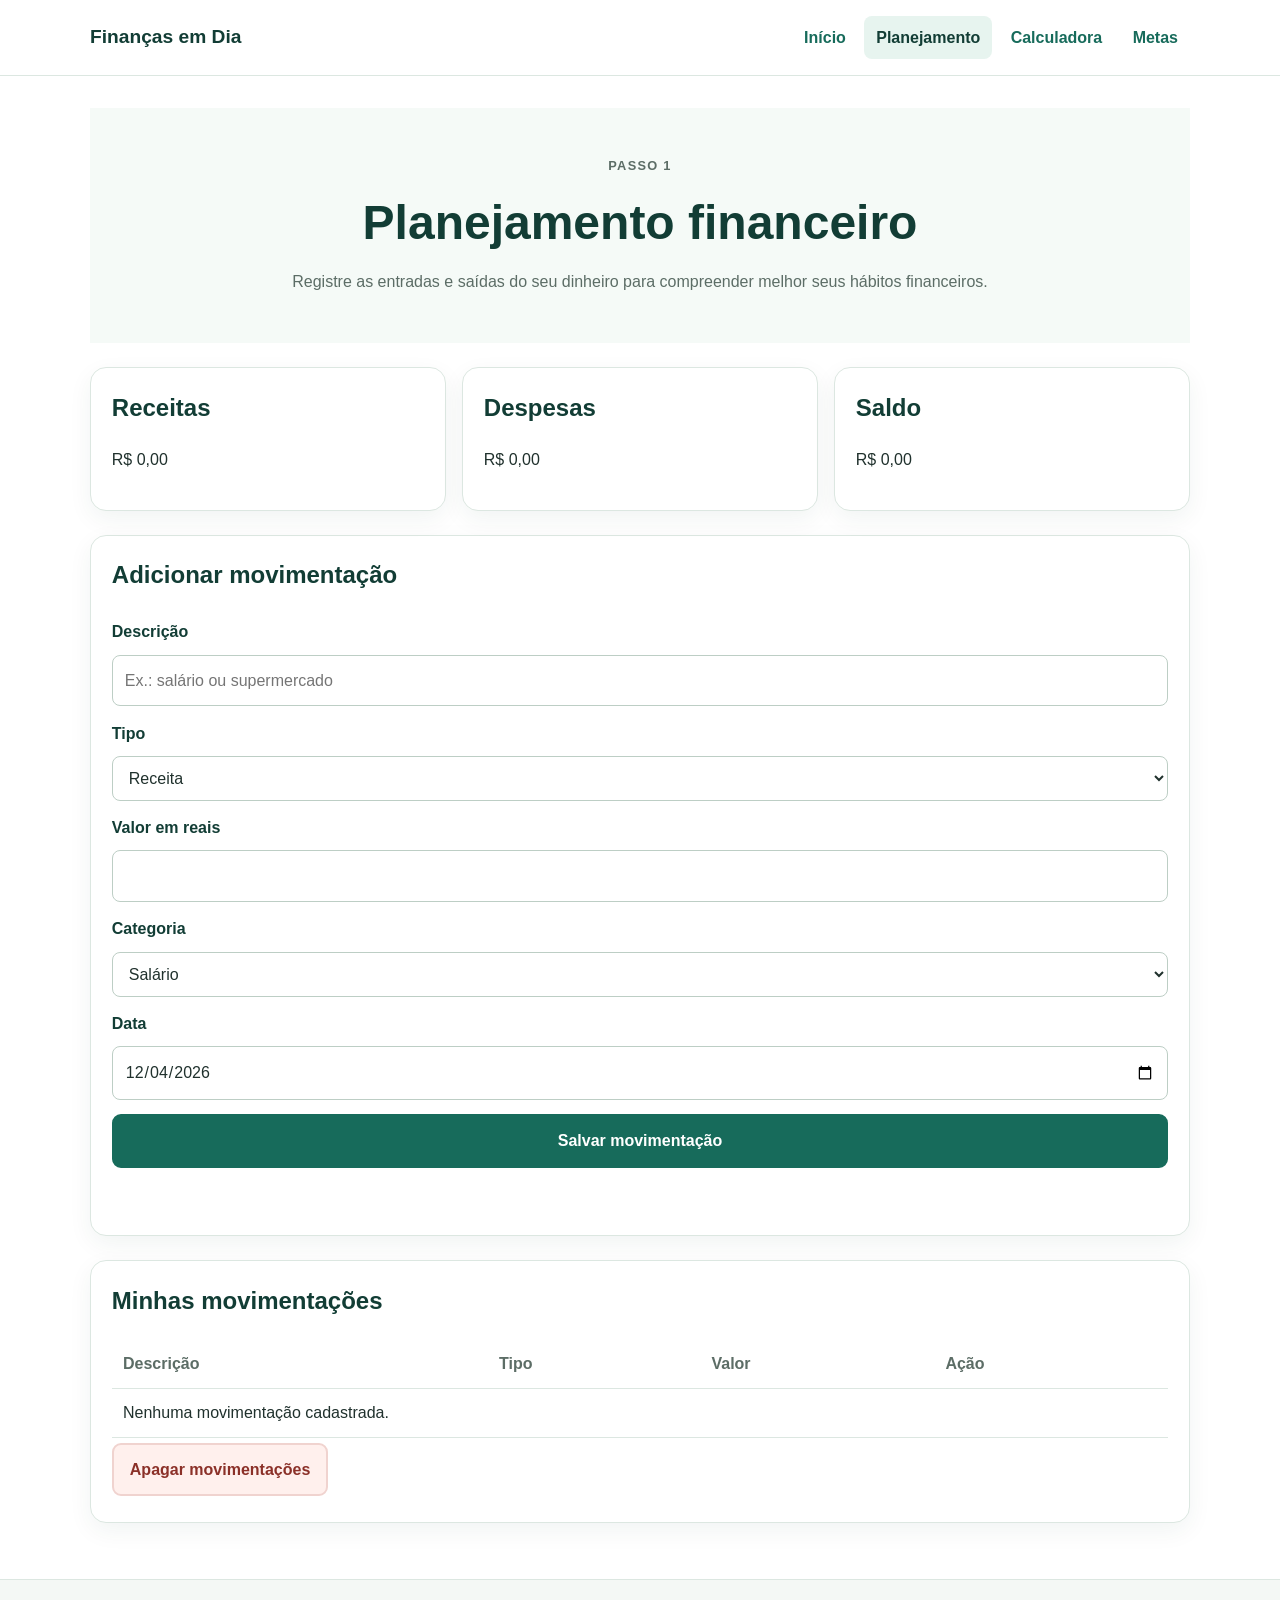
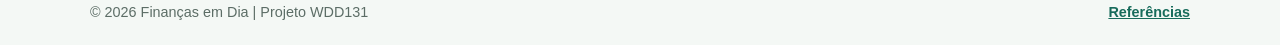
<file: projeto/planejamento.html>
<!DOCTYPE html>
<html lang="pt-BR">
<head>
  <meta charset="UTF-8">
  <meta name="viewport" content="width=device-width, initial-scale=1.0">
  <meta name="description" content="Registre receitas e despesas e acompanhe seu planejamento financeiro.">
  <title>Planejamento | Finanças em Dia</title>
  <link rel="stylesheet" href="estilos/site.css">
  <script src="scripts/site.js" defer></script>
</head>
<body>
  <header>
    <a class="logo" href="index.html">Finanças em Dia</a>
    <button id="menu-button" aria-expanded="false" aria-controls="menu">Menu</button>
    <nav id="menu" aria-label="Navegação principal">
      <a href="index.html">Início</a>
      <a href="planejamento.html" aria-current="page">Planejamento</a>
      <a href="calculadora.html">Calculadora</a>
      <a href="metas.html">Metas</a>
    </nav>
  </header>

  <main class="container">
    <section class="page-intro">
      <p class="eyebrow">Passo 1</p>
      <h1>Planejamento financeiro</h1>
      <p>Registre as entradas e saídas do seu dinheiro para compreender melhor seus hábitos financeiros.</p>
    </section>

    <section class="cards">
      <article class="card"><h2>Receitas</h2><p id="planning-income">R$ 0,00</p></article>
      <article class="card"><h2>Despesas</h2><p id="planning-expenses">R$ 0,00</p></article>
      <article class="card"><h2>Saldo</h2><p id="planning-balance">R$ 0,00</p></article>
    </section>

    <section class="panel">
      <h2>Adicionar movimentação</h2>
      <form id="transaction-form">
        <label for="description">Descrição</label>
        <input id="description" name="description" maxlength="80" required placeholder="Ex.: salário ou supermercado">

        <label for="type">Tipo</label>
        <select id="type" name="type" required>
          <option value="income">Receita</option>
          <option value="expense">Despesa</option>
        </select>

        <label for="amount">Valor em reais</label>
        <input id="amount" name="amount" type="number" min="0.01" step="0.01" required>

        <label for="category">Categoria</label>
        <select id="category" name="category" required>
          <option>Salário</option>
          <option>Moradia</option>
          <option>Alimentação</option>
          <option>Transporte</option>
          <option>Saúde</option>
          <option>Educação</option>
          <option>Lazer</option>
          <option>Contas</option>
          <option>Outros</option>
        </select>

        <label for="date">Data</label>
        <input id="date" name="date" type="date" required>

        <button class="button" type="submit">Salvar movimentação</button>
        <p id="transaction-message" role="status" aria-live="polite"></p>
      </form>
    </section>

    <section class="panel">
      <h2>Minhas movimentações</h2>
      <div class="table-wrap">
        <table>
          <thead><tr><th>Descrição</th><th>Tipo</th><th>Valor</th><th>Ação</th></tr></thead>
          <tbody id="transactions-list">
            <tr><td colspan="4">Nenhuma movimentação cadastrada.</td></tr>
          </tbody>
        </table>
      </div>
      <button class="button danger" id="clear-transactions" type="button">Apagar movimentações</button>
    </section>
  </main>

  <footer>
    <p>© <span class="current-year"></span> Finanças em Dia | Projeto WDD131</p>
    <a href="referencias.html">Referências</a>
  </footer>
</body>
</html>
</file>
<file: estilos/base.css>
:root {
  --primary-color: #003366;
  --secondary-color: #0055a5;
  --accent-color: #f4f4f9;
  --text-color: #333333;
  --white: #ffffff;
}

body {
  font-family: 'Roboto', sans-serif;
  margin: 0;
  padding: 0;
  background-color: var(--accent-color);
  color: var(--text-color);
  line-height: 1.6;
}

/* Header */
header {
  background-color: var(--primary-color);
  color: var(--white);
  padding: 1rem;
  text-align: center;
}

header span {
  display: block; /* Requisito do instrução */
  font-size: 1.2rem;
  font-weight: bold;
  letter-spacing: 1px;
}

header h1 {
  margin: 0.5rem 0;
  font-size: 1.8rem;
}

/* Nav com CSS Flex */
nav {
  display: flex;
  justify-content: center;
  gap: 1rem;
  background-color: var(--secondary-color);
  padding: 0.5rem;
  margin-top: 1rem;
}

nav a {
  color: var(--white);
  text-decoration: none;
  padding: 0.5rem 1rem;
  font-weight: bold;
  transition: background-color 0.3s ease, color 0.3s ease;
}

nav a:hover {
  background-color: var(--white);
  color: var(--primary-color);
  border-radius: 4px;
}

/* Main Layout com CSS Grid */
main {
  max-width: 900px;
  margin: 2rem auto;
  padding: 0 1rem;
}

main h1 {
  text-align: center;
  color: var(--primary-color);
}

.cards-container {
  display: grid;
  grid-template-columns: repeat(auto-fit, minmax(280px, 1fr));
  gap: 1.5rem;
  margin-top: 1.5rem;
}

.card {
  background-color: var(--white);
  border: 1px solid #ddd;
  border-radius: 8px;
  padding: 1.5rem;
  text-align: center;
  box-shadow: 0 2px 5px rgba(0,0,0,0.1);
}

.card img {
  max-width: 100%;
  height: auto;
  border-radius: 4px;
  margin: 1rem 0;
}

/* Footer */
footer {
  background-color: var(--primary-color);
  color: var(--white);
  text-align: center;
  padding: 1rem;
  margin-top: 2rem;
}

footer p {
  margin: 0.3rem 0;
  font-size: 0.9rem;
}
</file>
<file: projeto/estilos/site.css>
:root {
  --green: #176b5b;
  --dark-green: #123d35;
  --light-green: #e7f4ef;
  --cream: #fbf8f0;
  --text: #20312d;
  --muted: #5c6d66;
  --border: #dce7e1;
  --white: #ffffff;
  --red: #a73d3d;
}

* {
  box-sizing: border-box;
}

body {
  margin: 0;
  color: var(--text);
  background: var(--white);
  font-family: Arial, Helvetica, sans-serif;
  line-height: 1.6;
}

a {
  color: var(--green);
}

a:focus-visible,
button:focus-visible,
input:focus-visible,
select:focus-visible {
  outline: 3px solid #d68a18;
  outline-offset: 3px;
}

header {
  display: flex;
  align-items: center;
  justify-content: space-between;
  flex-wrap: wrap;
  gap: 1rem;
  padding: 1rem max(1rem, calc((100% - 1100px) / 2));
  border-bottom: 1px solid var(--border);
  background: var(--white);
}

.logo {
  color: var(--dark-green);
  font-size: 1.2rem;
  font-weight: 800;
  text-decoration: none;
}

nav {
  display: flex;
  flex-wrap: wrap;
  gap: 0.4rem;
}

nav a {
  padding: 0.55rem 0.75rem;
  border-radius: 8px;
  text-decoration: none;
  font-weight: 700;
}

nav a:hover,
nav a[aria-current="page"] {
  color: var(--dark-green);
  background: var(--light-green);
}

#menu-button {
  display: none;
  padding: 0.5rem 0.8rem;
  border: 1px solid var(--border);
  border-radius: 8px;
  background: var(--white);
  color: var(--dark-green);
  font-weight: 700;
  cursor: pointer;
}

main {
  min-height: 70vh;
}

.hero {
  padding: 5rem 1.5rem;
  text-align: center;
  background: var(--cream);
}

.hero h1 {
  max-width: 800px;
  margin: 0.5rem auto;
  color: var(--dark-green);
  font-size: clamp(2.2rem, 6vw, 4rem);
  line-height: 1.15;
}

.hero > p:not(.eyebrow) {
  max-width: 650px;
  margin: 1rem auto 1.5rem;
  color: var(--muted);
  font-size: 1.1rem;
}

.eyebrow {
  color: var(--green);
  font-size: 0.8rem;
  font-weight: 800;
  letter-spacing: 0.1em;
  text-transform: uppercase;
}

.button {
  display: inline-block;
  margin: 0.3rem 0;
  padding: 0.75rem 1rem;
  border: 2px solid var(--green);
  border-radius: 9px;
  background: var(--green);
  color: var(--white);
  font: inherit;
  font-weight: 700;
  text-align: center;
  text-decoration: none;
  cursor: pointer;
}

.button:hover {
  background: var(--dark-green);
  border-color: var(--dark-green);
  color: var(--white);
}

.button.secondary {
  background: var(--white);
  color: var(--green);
}

.button.danger {
  border-color: #f0d3cf;
  background: #fff0ed;
  color: #8b3028;
}

.container {
  width: min(1100px, calc(100% - 2rem));
  margin: 0 auto;
  padding: 2rem 0;
}

.page-intro {
  padding: 2.5rem 1rem;
  text-align: center;
  background: #f5faf7;
}

.page-intro h1 {
  margin: 0.3rem 0;
  color: var(--dark-green);
  font-size: clamp(2rem, 5vw, 3rem);
}

.page-intro p {
  max-width: 700px;
  margin: 0.5rem auto;
  color: var(--muted);
}

.container > h2 {
  color: var(--dark-green);
}

.cards {
  display: grid;
  grid-template-columns: repeat(3, minmax(0, 1fr));
  gap: 1rem;
  margin: 1.5rem 0;
}

.card,
.panel {
  min-width: 0;
  padding: 1.3rem;
  border: 1px solid var(--border);
  border-radius: 16px;
  background: var(--white);
  box-shadow: 0 8px 24px rgba(18, 61, 53, 0.06);
}

.card h2,
.card h3,
.panel h2 {
  margin-top: 0;
  color: var(--dark-green);
}

.card p {
  overflow-wrap: anywhere;
}

.card a {
  font-weight: 700;
  text-decoration: none;
}

.card a:hover {
  text-decoration: underline;
}

.panel {
  margin: 1.5rem 0;
}

form {
  display: grid;
  gap: 0.6rem;
}

label {
  margin-top: 0.3rem;
  color: var(--dark-green);
  font-weight: 700;
}

input,
select {
  width: 100%;
  min-width: 0;
  padding: 0.75rem;
  border: 1px solid #bdcec5;
  border-radius: 8px;
  background: var(--white);
  color: var(--text);
  font: inherit;
}

input:focus,
select:focus {
  border-color: var(--green);
}

.notice {
  padding: 1rem;
  border-radius: 10px;
  background: var(--cream);
  color: var(--muted);
}

.table-wrap {
  width: 100%;
  overflow-x: auto;
}

table {
  width: 100%;
  border-collapse: collapse;
}

th,
td {
  padding: 0.7rem;
  border-bottom: 1px solid var(--border);
  text-align: left;
  overflow-wrap: anywhere;
}

th {
  color: var(--muted);
}

.type-income {
  color: var(--green);
  font-weight: 700;
}

.type-expense {
  color: var(--red);
  font-weight: 700;
}

.delete-button {
  padding: 0.4rem 0.6rem;
  border: 0;
  border-radius: 6px;
  background: #fff0ed;
  color: #8b3028;
  font-weight: 700;
  cursor: pointer;
}

.progress-track {
  height: 14px;
  overflow: hidden;
  border-radius: 20px;
  background: var(--light-green);
}

.progress-track span {
  display: block;
  width: 0;
  height: 100%;
  border-radius: inherit;
  background: var(--green);
  transition: width 0.2s ease;
}

.goal-card {
  margin: 1rem 0;
  padding: 1rem;
  border: 1px solid var(--border);
  border-radius: 12px;
  background: #f5faf7;
}

.goal-card h3 {
  color: var(--dark-green);
  overflow-wrap: anywhere;
}

.goal-actions {
  display: flex;
  flex-wrap: wrap;
  gap: 0.5rem;
}

.goal-actions button {
  padding: 0.5rem 0.7rem;
  border: 1px solid var(--border);
  border-radius: 7px;
  background: var(--white);
  color: var(--dark-green);
  font-weight: 700;
  cursor: pointer;
}

footer {
  display: flex;
  align-items: center;
  justify-content: space-between;
  flex-wrap: wrap;
  gap: 0.5rem 1rem;
  padding: 1.3rem max(1rem, calc((100% - 1100px) / 2));
  background: #f4f8f5;
  border-top: 1px solid var(--border);
  color: var(--muted);
  font-size: 0.9rem;
}

footer p {
  margin: 0;
}

footer a {
  font-weight: 700;
}

@media (max-width: 750px) {
  header {
    padding: 1rem;
  }

  #menu-button {
    display: block;
  }

  nav {
    display: none;
    width: 100%;
    flex-direction: column;
  }

  nav.is-open {
    display: flex;
  }

  nav a {
    padding: 0.7rem;
  }

  .cards {
    grid-template-columns: 1fr;
  }

  .hero {
    padding: 3rem 1rem;
  }

  .container {
    width: min(100% - 1.5rem, 1100px);
    padding: 1.2rem 0;
  }

  .panel {
    padding: 1rem;
  }

  footer {
    align-items: flex-start;
    flex-direction: column;
    padding: 1.2rem;
  }
}

@media (prefers-reduced-motion: reduce) {
  *,
  *::before,
  *::after {
    scroll-behavior: auto !important;
    transition: none !important;
  }
}
</file>
<file: estilos/formulario.css>
/* Configurações gerais */
* {
    box-sizing: border-box;
}

body {
    margin: 0;
    font-family: Arial, Helvetica, sans-serif;
    line-height: 1.6;
    color: #222;
    background-color: #f4f4f4;
}

header,
footer {
    padding: 1rem;
    text-align: center;
    color: #fff;
    background-color: #183153;
}

header h1 {
    margin: 0;
    font-size: 1.8rem;
}

main {
    width: 90%;
    max-width: 650px;
    margin: 2rem auto;
}

h2 {
    color: #183153;
}

/* Formulário */
form {
    padding: 1.5rem;
    background-color: #fff;
    border-radius: 8px;
    box-shadow: 0 2px 8px rgb(0 0 0 / 12%);
}

.campo {
    margin-bottom: 1.25rem;
}

.campo > label {
    display: block;
    margin-bottom: 0.4rem;
    font-weight: bold;
}

select,
input[type="date"],
input[type="text"],
textarea {
    display: block;
    width: 100%;
    padding: 0.75rem;
    border: 1px solid #777;
    border-radius: 4px;
    background-color: #fff;
    color: #222;
    font: inherit;
}

textarea {
    min-height: 120px;
    resize: vertical;
}

/* Grupos de campos */
fieldset {
    margin: 0 0 1.25rem;
    padding: 1rem;
    border: 1px solid #aaa;
    border-radius: 5px;
}

legend {
    padding: 0 0.4rem;
    font-weight: bold;
    color: #183153;
}

/* Classificação */
.rating {
    display: flex;
    flex-wrap: wrap;
    gap: 0.6rem 1rem;
    margin-top: 0.75rem;
}

.rating label {
    display: inline-flex;
    align-items: center;
    gap: 0.35rem;
    cursor: pointer;
}

.rating input {
    width: 1rem;
    height: 1rem;
    accent-color: #183153;
}

/* Recursos */
.recurso {
    display: flex;
    align-items: center;
    gap: 0.5rem;
    margin: 0.5rem 0;
}

.recurso input {
    width: 1rem;
    height: 1rem;
    accent-color: #183153;
}

.recurso label {
    cursor: pointer;
}

/* Foco visível para navegação por teclado */
input:focus-visible,
select:focus-visible,
textarea:focus-visible,
button:focus-visible {
    outline: 3px solid #28527a;
    outline-offset: 3px;
}

/* Botão */
button {
    display: block;
    width: 100%;
    padding: 0.85rem 1rem;
    border: none;
    border-radius: 5px;
    background-color: #183153;
    color: #fff;
    font: inherit;
    font-weight: bold;
    cursor: pointer;
}

button:hover {
    background-color: #28527a;
}

/* Página de confirmação */
.confirmacao {
    padding: 1.5rem;
    background-color: #fff;
    border-radius: 8px;
    box-shadow: 0 2px 8px rgb(0 0 0 / 12%);
    text-align: center;
}

.confirmacao a {
    color: #183153;
    font-weight: bold;
}

.confirmacao a:hover {
    color: #28527a;
}

#contador {
    color: #183153;
    font-size: 1.5rem;
}

/* Responsividade */
@media screen and (min-width: 700px) {
    main {
        width: 85%;
    }

    form,
    .confirmacao {
        padding: 2rem;
    }
}
</file>
<file: estilos/local.css>
:root {
  --primary-color: #009c3b;   /* Verde Bandeira */
  --secondary-color: #ffdf00; /* Amarelo */
  --accent-color: #002776;    /* Azul */
  --neutral-light: #f4f4f4;
  --text-color: #222222;
  --font-family: Arial, Helvetica, sans-serif;
}

* {
  box-sizing: border-box;
  margin: 0;
  padding: 0;
}

body {
  font-family: var(--font-family);
  color: var(--text-color);
  background-color: var(--neutral-light);
  line-height: 1.6;
}

header {
  background-color: var(--primary-color);
  color: white;
  text-align: center;
  padding: 1.5rem;
}

main {
  display: grid;
  grid-template-columns: 1fr;
  gap: 1.5rem;
  padding: 1rem;
  max-width: 1200px;
  margin: 0 auto;
}

.hero img {
  width: 100%;
  height: auto;
  border-radius: 8px;
  object-fit: cover;
}

.data-card, .weather-card {
  background: white;
  padding: 1.5rem;
  border-radius: 8px;
  box-shadow: 0 4px 6px rgba(0,0,0,0.1);
  border-top: 5px solid var(--accent-color);
}

h2 {
  color: var(--primary-color);
  margin-bottom: 0.75rem;
}

ul {
  list-style: none;
}

ul li {
  margin-bottom: 0.5rem;
}

/* Ícones de clima na visualização mobile */
.weather-icon-mobile {
  width: 48px;
  height: 48px;
  display: block;
  margin-bottom: 0.5rem;
}

footer {
  background-color: var(--accent-color);
  color: white;
  text-align: center;
  padding: 1.5rem;
  margin-top: 2rem;
  font-size: 0.9rem;
}

/* Oculta o ícone SVG em telas amplas */
@media (min-width: 650px) {
  .weather-card img,
  section:nth-of-type(3) img {
    display: none;
  }

  /* Adiciona o emoticon após o título da seção de Clima */
  .weather-card h2::after,
  section:nth-of-type(3) h2::after {
    content: " ⛅";
    font-size: 1.2em;
  }
}
</file>
<file: estilos/templos.css>
/* Reset Básico e Box-Sizing */
* {
    box-sizing: border-box;
    margin: 0;
    padding: 0;
}

/* Corpo da Página */
body {
    font-family: 'Roboto', sans-serif;
    color: #1a1a1a;
    background-color: #f4f4f9;
    display: flex;
    flex-direction: column;
    min-height: 100vh;
}

/* Cabeçalho */
header {
    background-color: #003366;
    color: #ffffff;
    padding: 1rem;
    display: flex;
    justify-content: space-between;
    align-items: center;
    position: relative;
}

header h1 {
    font-size: 1.5rem;
}

/* Botão do Menu Hambúrguer (Visível no Mobile) */
#menu {
    background: none;
    border: none;
    color: #ffffff;
    font-size: 2rem;
    cursor: pointer;
}

#menu::before {
    content: "☰";
}

#menu.open::before {
    content: "❌";
}

/* Elemento NAV e Navegação Mobile */
/* O validador requer display: flex diretamente no seletor 'nav' */
nav {
    display: flex;
    flex-direction: column;
}

.navigation {
    display: none;
    position: absolute;
    top: 100%;
    left: 0;
    width: 100%;
    background-color: #002244;
    z-index: 10;
}

/* Exibe a navegação ao clicar no hambúrguer */
.navigation.open {
    display: flex;
}

/* Estilo e efeito :hover dos links de navegação */
.navigation a {
    color: #ffffff;
    padding: 1rem;
    text-decoration: none;
    text-align: center;
    border-bottom: 1px solid rgba(255, 255, 255, 0.1);
    transition: background-color 0.3s ease;
}

.navigation a:hover,
.navigation a:focus {
    background-color: #0055a5;
    outline: none;
}

/* Conteúdo Principal (Main e Galeria) */
main {
    flex: 1;
    max-width: 1200px;
    width: 90%;
    margin: 2rem auto;
}

main h2 {
    text-align: center;
    margin-bottom: 1.5rem;
    color: #003366;
}

/* Galeria com CSS Grid (1 coluna no mobile) */
.galeria {
    display: grid;
    grid-template-columns: 1fr;
    gap: 1.5rem;
}

figure {
    background-color: #ffffff;
    border: 1px solid #dddddd;
    border-radius: 8px;
    overflow: hidden;
    box-shadow: 0 2px 5px rgba(0, 0, 0, 0.1);
    text-align: center;
}

/* Formatação das Imagens */
figure img {
    width: 100%;
    height: auto;
    display: block;
    object-fit: cover;
}

figcaption {
    padding: 0.75rem;
    font-weight: bold;
    color: #003366;
}

/* Rodapé */
footer {
    background-color: #003366;
    color: #ffffff;
    text-align: center;
    padding: 1rem;
    font-size: 0.9rem;
    margin-top: auto;
}

footer p {
    margin: 0.25rem 0;
}
</file>
<file: estilos/templos-grande.css>
@media (min-width: 600px) {
    /* Oculta o botão hambúrguer no desktop */
    #menu {
        display: none;
    }

    /* Restaura o menu horizontal */
    .navigation {
        display: flex !important;
        position: static;
        flex-direction: row;
        background-color: transparent;
        width: auto;
    }

    .navigation a {
        border-bottom: none;
        padding: 0.5rem 1rem;
        border-radius: 4px;
    }

    /* Galeria em grade responsiva no desktop */
    .galeria {
        grid-template-columns: repeat(auto-fit, minmax(300px, 1fr));
    }
}
</file>
